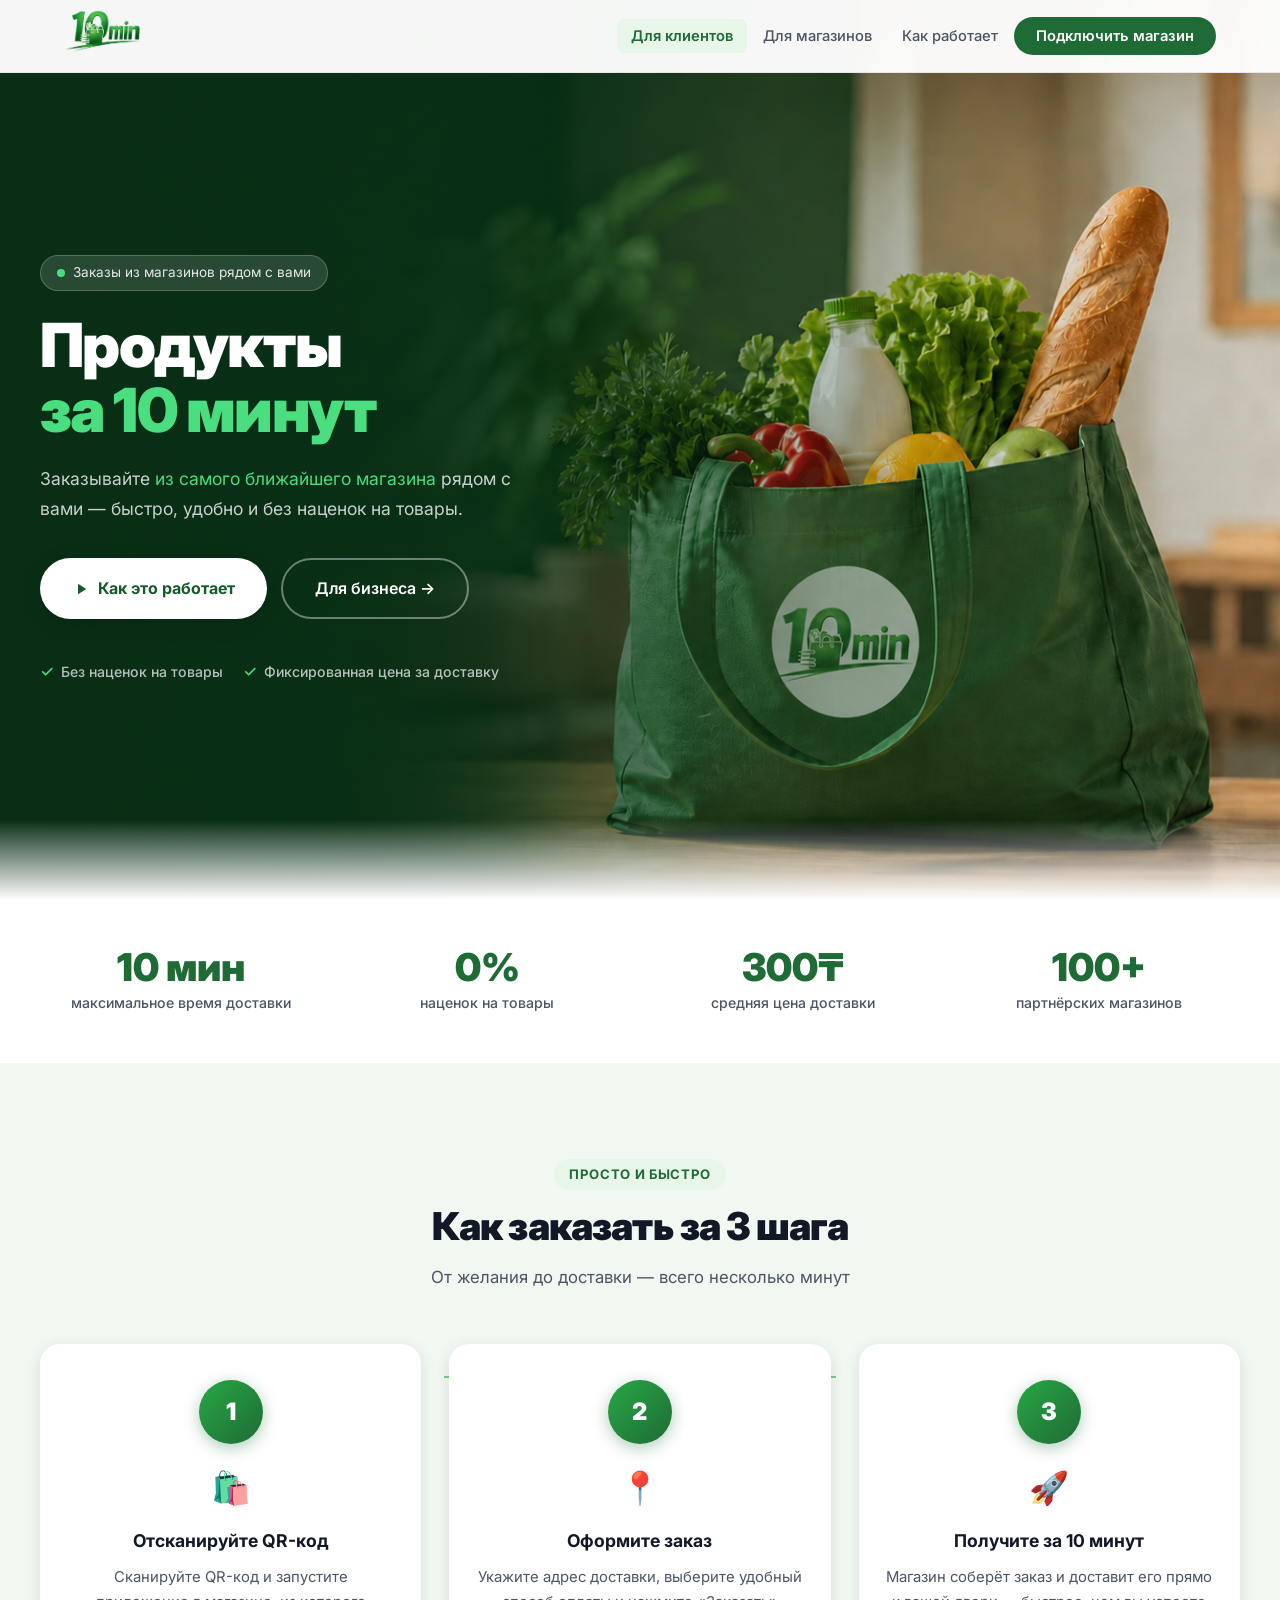
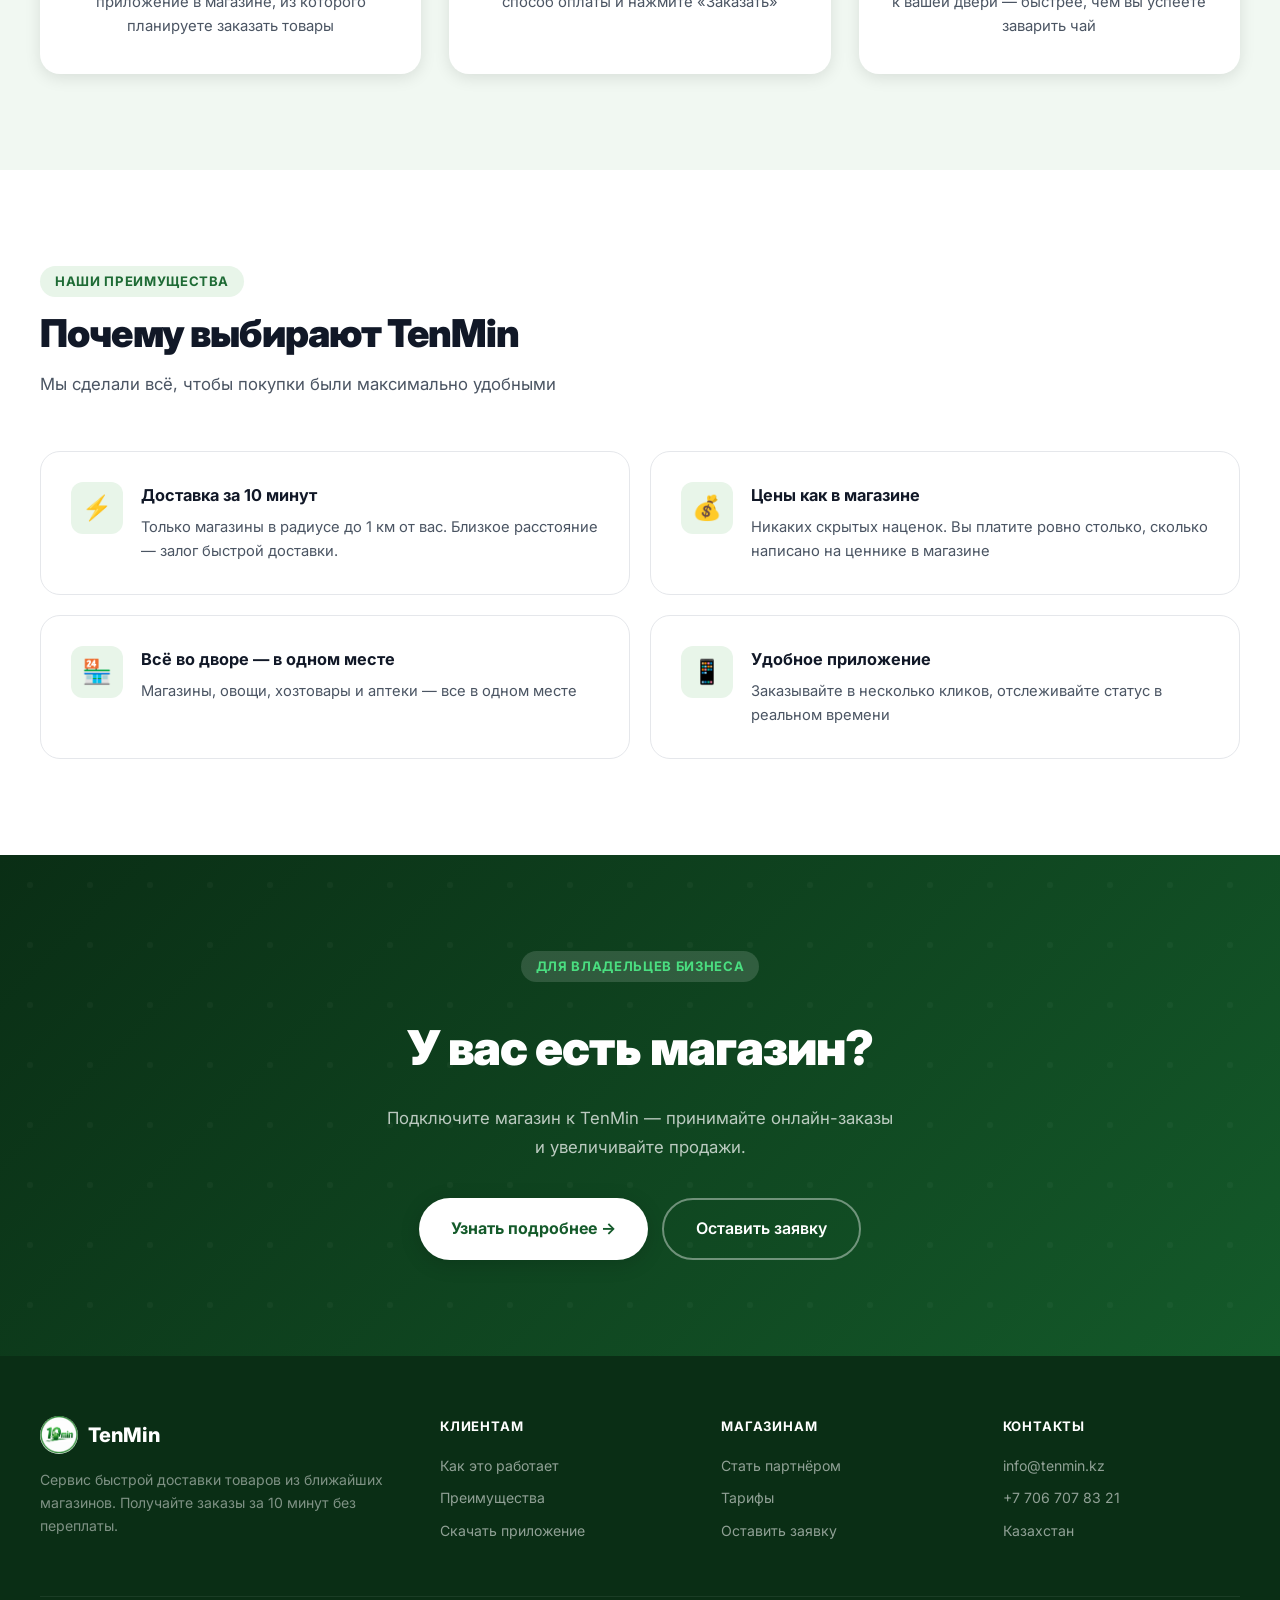
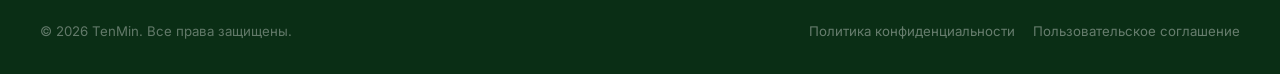
<file: index.html>
<!DOCTYPE html>
<html lang="ru">
<head>
  <meta charset="UTF-8">
  <meta name="viewport" content="width=device-width, initial-scale=1.0">
  <title>TenMin — Доставка продуктов за 10 минут | Казахстан</title>
  <meta name="description" content="TenMin — приложение для заказа товаров из ближайших магазинов с доставкой на дом. Заказывайте продукты онлайн и получайте за 10 минут. Без наценок.">
  <meta name="keywords" content="доставка продуктов 10 минут, быстрая доставка Казахстан, TenMin, экспресс доставка продуктов">
  <meta name="robots" content="index, follow">
  <meta property="og:title" content="TenMin — Доставка за 10 минут">
  <meta property="og:description" content="Заказывайте товары из ближайших магазинов и получайте за 10 минут без переплаты">
  <meta property="og:type" content="website">
  <meta property="og:image" content="logo.png">
  <meta name="twitter:card" content="summary_large_image">
  <link rel="icon" type="image/png" href="logo.png">
  <link rel="preconnect" href="https://fonts.googleapis.com">
  <link rel="preconnect" href="https://fonts.gstatic.com" crossorigin>
  <link href="https://fonts.googleapis.com/css2?family=Inter:wght@400;500;600;700;800;900&display=swap" rel="stylesheet">
  <link rel="stylesheet" href="styles.css">
  <script type="application/ld+json">
  {
    "@context": "https://schema.org",
    "@type": "DeliveryEvent",
    "name": "TenMin",
    "description": "Сервис экспресс-доставки товаров из ближайших магазинов за 10 минут",
    "provider": { "@type": "Organization", "name": "TenMin", "url": "https://tenmin.kz" },
    "areaServed": { "@type": "Country", "name": "Kazakhstan" }
  }
  </script>
</head>
<body>

<!-- NAV -->
<nav class="nav" id="nav">
  <div class="nav-inner">
    <a href="index.html" class="nav-logo" aria-label="TenMin — на главную">
      <img src="logo-5.png" alt="TenMin" width="100%">
      <!-- <span>TenMin</span> -->
    </a>
    <ul class="nav-links" role="navigation" aria-label="Основная навигация">
      <li><a href="index.html" class="nav-link active">Для клиентов</a></li>
      <li><a href="for-stores.html" class="nav-link">Для магазинов</a></li>
      <li><a href="#how-it-works" class="nav-link">Как работает</a></li>
      <li><a href="for-stores.html#contact" class="nav-link nav-cta">Подключить магазин</a></li>
    </ul>
    <button class="nav-burger" id="burger" aria-label="Открыть меню" aria-expanded="false">
      <span></span><span></span><span></span>
    </button>
  </div>
  <div class="nav-mobile" id="mobileMenu" role="navigation">
    <a href="index.html" class="nav-link active">Для клиентов</a>
    <a href="for-stores.html" class="nav-link">Для магазинов</a>
    <a href="#how-it-works" class="nav-link">Как работает</a>
    <a href="for-stores.html#contact" class="nav-link nav-cta" style="margin-top:8px;text-align:center">Подключить магазин</a>
  </div>
</nav>

<!-- HERO -->
<header class="hero" id="home">
  <div class="hero-inner">
    <div class="hero-content">
      <div class="hero-badge">
        <span class="hero-badge-dot"></span>
        Заказы из магазинов рядом с вами
      </div>
      <h1 class="hero-title">
        Продукты<br>
        <span>за 10 минут</span>
      </h1>
      <p class="hero-sub">
        Заказывайте <span style="color: #4ade80;">из самого ближайшего магазина</span> рядом с вами — быстро, удобно и без наценок на товары.
      </p>
      <div class="hero-actions">
        <a href="#how-it-works" class="btn-primary">
          <svg width="18" height="18" viewBox="0 0 24 24" fill="currentColor" aria-hidden="true"><path d="M8 5v14l11-7z"/></svg>
          Как это работает
        </a>
        <a href="for-stores.html" class="btn-secondary">Для бизнеса →</a>
      </div>
      <div class="hero-trust" role="list">
        <div class="hero-trust-item" role="listitem"><span class="check">✓</span><span>Без наценок на товары</span></div>
        <div class="hero-trust-item" role="listitem"><span class="check">✓</span><span>Фиксированная цена за доставку</span></div>
      </div>
    </div>
  </div>
</header>

<!-- STATS -->
<section class="stats-bar" aria-label="Ключевые показатели">
  <div class="stats-inner">
    <div class="stat-item">
      <div class="stat-num">10 мин</div>
      <div class="stat-lbl">максимальное время доставки</div>
    </div>
    <div class="stat-item">
      <div class="stat-num">0%</div>
      <div class="stat-lbl">наценок на товары</div>
    </div>
    <div class="stat-item">
      <div class="stat-num">300₸</div>
      <div class="stat-lbl">средняя цена доставки</div>
    </div>
    <div class="stat-item">
      <div class="stat-num">100+</div>
      <div class="stat-lbl">партнёрских магазинов</div>
    </div>
  </div>
</section>

<!-- HOW IT WORKS -->
<section class="section bg-pale" id="how-it-works" aria-labelledby="how-title">
  <div class="si">
    <div class="s-header center">
      <span class="s-tag">Просто и быстро</span>
      <h2 class="s-title" id="how-title">Как заказать за 3 шага</h2>
      <p class="s-sub">От желания до доставки — всего несколько минут</p>
    </div>
    <div class="steps-grid">
      <article class="step-card">
        <div class="step-num" aria-hidden="true">1</div>
        <div class="step-icon" aria-hidden="true">🛍️</div>
        <h3 class="step-title">Отсканируйте QR-код</h3>
        <p class="step-desc">Сканируйте QR-код и запустите приложение в магазине, из которого планируете заказать товары</p>
      </article>
      <article class="step-card">
        <div class="step-num" aria-hidden="true">2</div>
        <div class="step-icon" aria-hidden="true">📍</div>
        <h3 class="step-title">Оформите заказ</h3>
        <p class="step-desc">Укажите адрес доставки, выберите удобный способ оплаты и нажмите «Заказать»</p>
      </article>
      <article class="step-card">
        <div class="step-num" aria-hidden="true">3</div>
        <div class="step-icon" aria-hidden="true">🚀</div>
        <h3 class="step-title">Получите за 10 минут</h3>
        <p class="step-desc">Магазин соберёт заказ и доставит его прямо к вашей двери — быстрее, чем вы успеете заварить чай</p>
      </article>
    </div>
  </div>
</section>

<!-- BENEFITS -->
<section class="section" id="benefits" aria-labelledby="ben-title">
  <div class="si">
    <div class="s-header">
      <span class="s-tag">Наши преимущества</span>
      <h2 class="s-title" id="ben-title">Почему выбирают TenMin</h2>
      <p class="s-sub">Мы сделали всё, чтобы покупки были максимально удобными</p>
    </div>
    <div class="features-grid">
      <article class="feat-card">
        <div class="feat-icon" aria-hidden="true">⚡</div>
        <div class="feat-content">
          <h3>Доставка за 10 минут</h3>
          <p>Только магазины в радиусе до 1 км от вас. Близкое расстояние — залог быстрой доставки.</p>
        </div>
      </article>
      <article class="feat-card">
        <div class="feat-icon" aria-hidden="true">💰</div>
        <div class="feat-content">
          <h3>Цены как в магазине</h3>
          <p>Никаких скрытых наценок. Вы платите ровно столько, сколько написано на ценнике в магазине</p>
        </div>
      </article>
      <article class="feat-card">
        <div class="feat-icon" aria-hidden="true">🏪</div>
        <div class="feat-content">
          <h3>Всё во дворе — в одном месте</h3>
          <p>Магазины, овощи, хозтовары и аптеки — все в одном месте</p>
        </div>
      </article>
      <article class="feat-card">
        <div class="feat-icon" aria-hidden="true">📱</div>
        <div class="feat-content">
          <h3>Удобное приложение</h3>
          <p>Заказывайте в несколько кликов, отслеживайте статус в реальном времени</p>
        </div>
      </article>
    </div>
  </div>
</section>

<!-- CTA FOR BUSINESS -->
<section class="cta-dark" aria-label="Для владельцев магазинов">
  <div class="si">
    <span class="s-tag" style="background:rgba(255,255,255,.14);color:#4ade80">Для владельцев бизнеса</span>
    <h2 class="cta-title" style="margin-top:14px">У вас есть магазин?</h2>
    <p class="cta-sub">Подключите магазин к TenMin — принимайте онлайн-заказы и увеличивайте продажи.</p>
    <div style="display:flex;gap:14px;justify-content:center;flex-wrap:wrap">
      <a href="for-stores.html" class="btn-primary">Узнать подробнее →</a>
      <a href="for-stores.html#contact" class="btn-secondary">Оставить заявку</a>
    </div>
  </div>
</section>

<!-- FOOTER -->
<footer class="footer" role="contentinfo">
  <div class="footer-inner">
    <div class="footer-top">
      <div>
        <div class="f-brand">
          <img src="logo.png" alt="TenMin" width="38" height="38">
          <span>TenMin</span>
        </div>
        <p class="f-tagline">Сервис быстрой доставки товаров из ближайших магазинов. Получайте заказы за 10 минут без переплаты.</p>
      </div>
      <div class="f-col">
        <h4>Клиентам</h4>
        <ul class="f-links">
          <li><a href="#how-it-works">Как это работает</a></li>
          <li><a href="#benefits">Преимущества</a></li>
          <li><a href="#">Скачать приложение</a></li>
        </ul>
      </div>
      <div class="f-col">
        <h4>Магазинам</h4>
        <ul class="f-links">
          <li><a href="for-stores.html">Стать партнёром</a></li>
          <li><a href="for-stores.html#pricing">Тарифы</a></li>
          <li><a href="for-stores.html#contact">Оставить заявку</a></li>
        </ul>
      </div>
      <div class="f-col">
        <h4>Контакты</h4>
        <ul class="f-links">
          <li><a href="mailto:info@tenmin.kz">info@tenmin.kz</a></li>
          <li><a href="tel:+77067078321">+7 706 707 83 21</a></li>
          <li><a href="#">Казахстан</a></li>
        </ul>
      </div>
    </div>
    <hr class="footer-hr">
    <div class="footer-bot">
      <p class="footer-copy">© 2026 TenMin. Все права защищены.</p>
      <div class="footer-legal">
        <a href="#">Политика конфиденциальности</a>
        <a href="#">Пользовательское соглашение</a>
      </div>
    </div>
  </div>
</footer>

<script>
  // Sticky nav shadow
  const nav = document.getElementById('nav');
  window.addEventListener('scroll', () => {
    nav.style.boxShadow = scrollY > 20 ? '0 4px 20px rgba(0,0,0,.1)' : '';
  }, { passive: true });

  // Mobile burger
  const burger = document.getElementById('burger');
  const menu = document.getElementById('mobileMenu');
  burger.addEventListener('click', () => {
    const open = menu.classList.toggle('open');
    burger.setAttribute('aria-expanded', open);
  });

  // Close mobile menu on link click
  menu.querySelectorAll('a').forEach(a => {
    a.addEventListener('click', () => {
      menu.classList.remove('open');
      burger.setAttribute('aria-expanded', 'false');
    });
  });
</script>
</body>
</html>
</file>
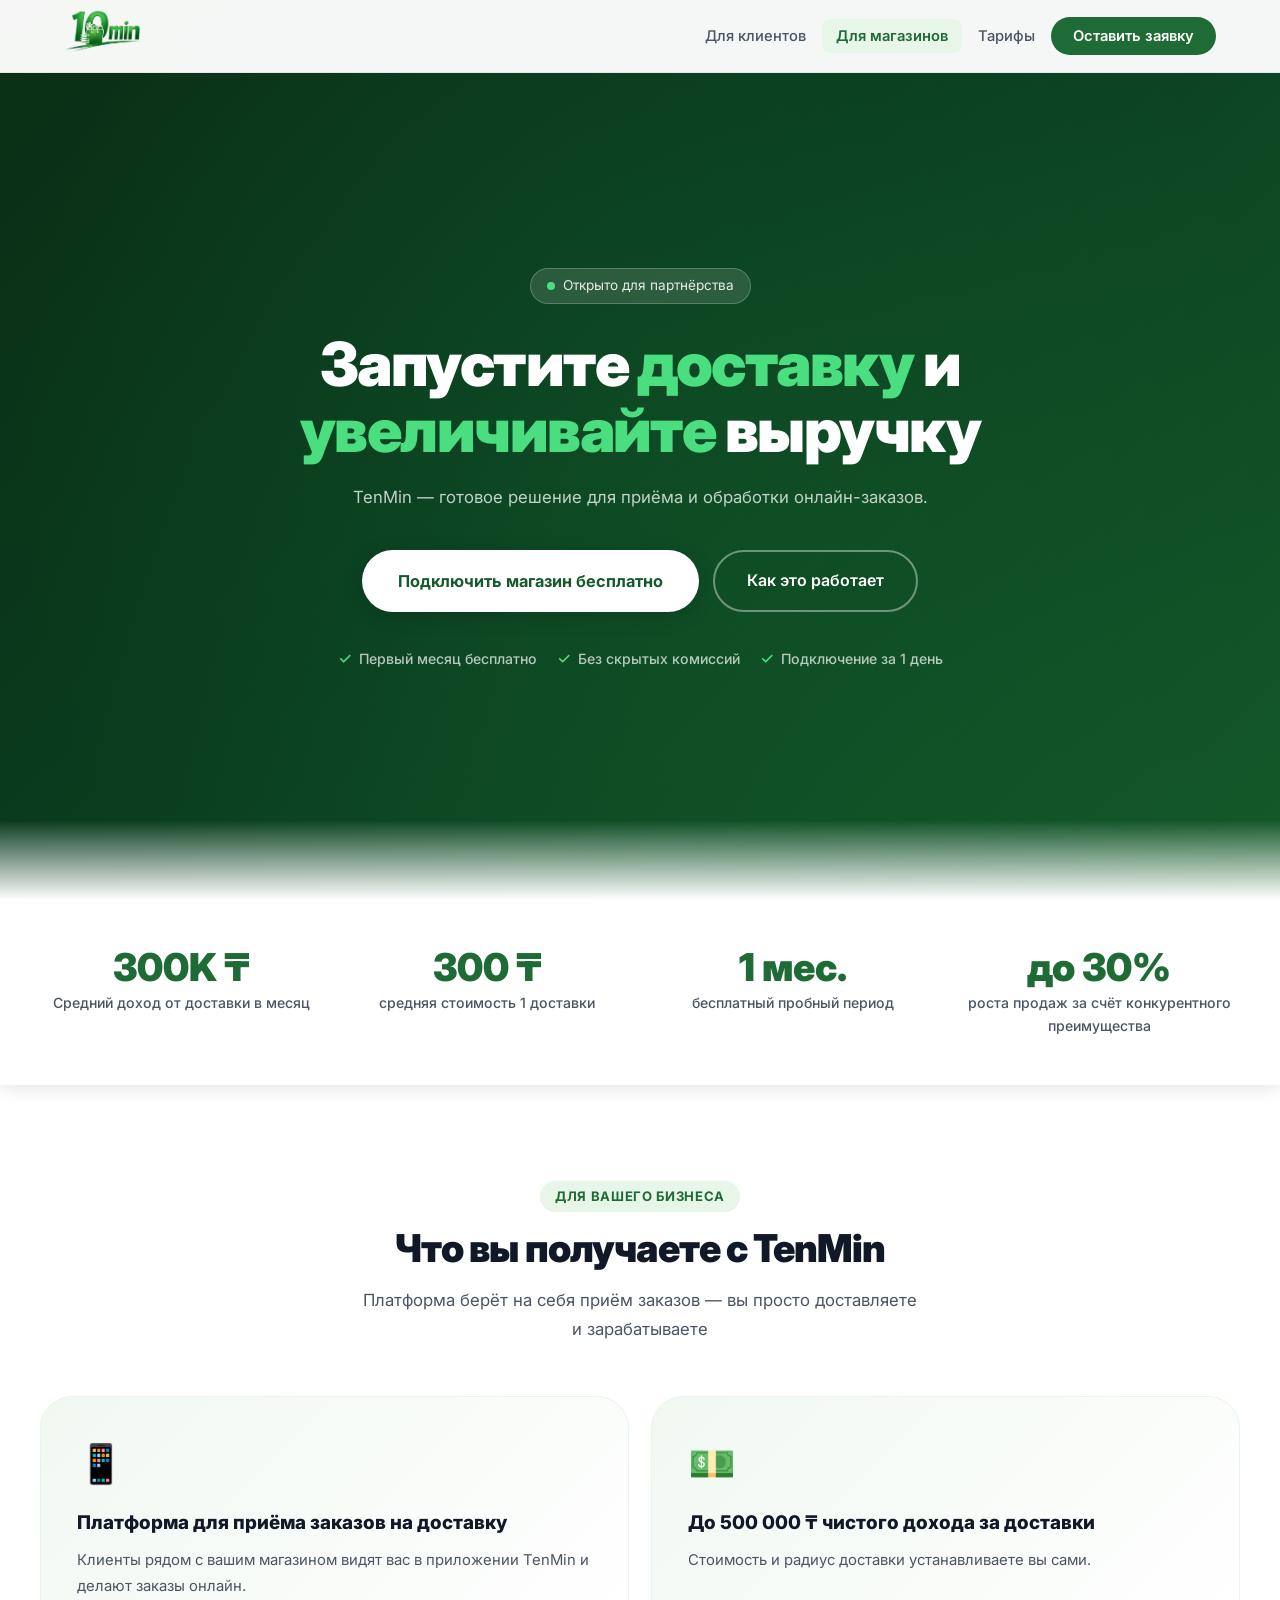
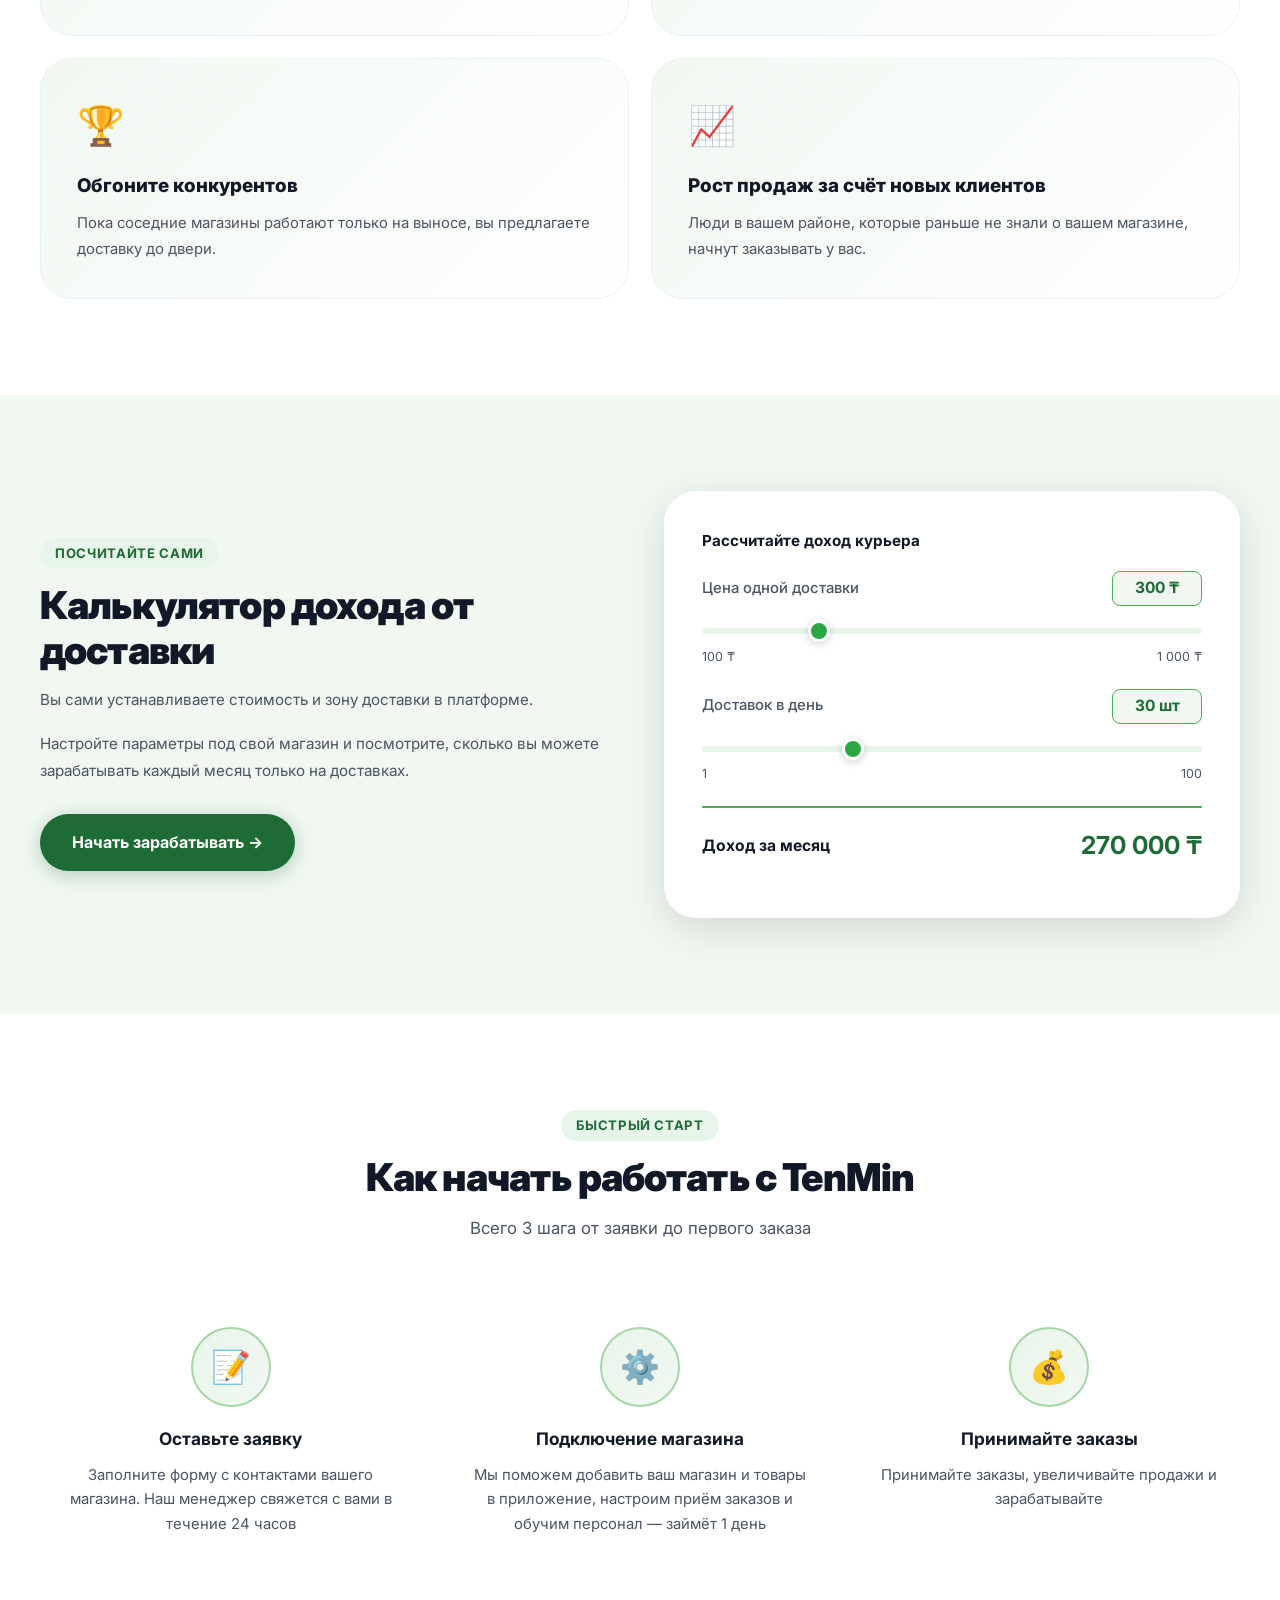
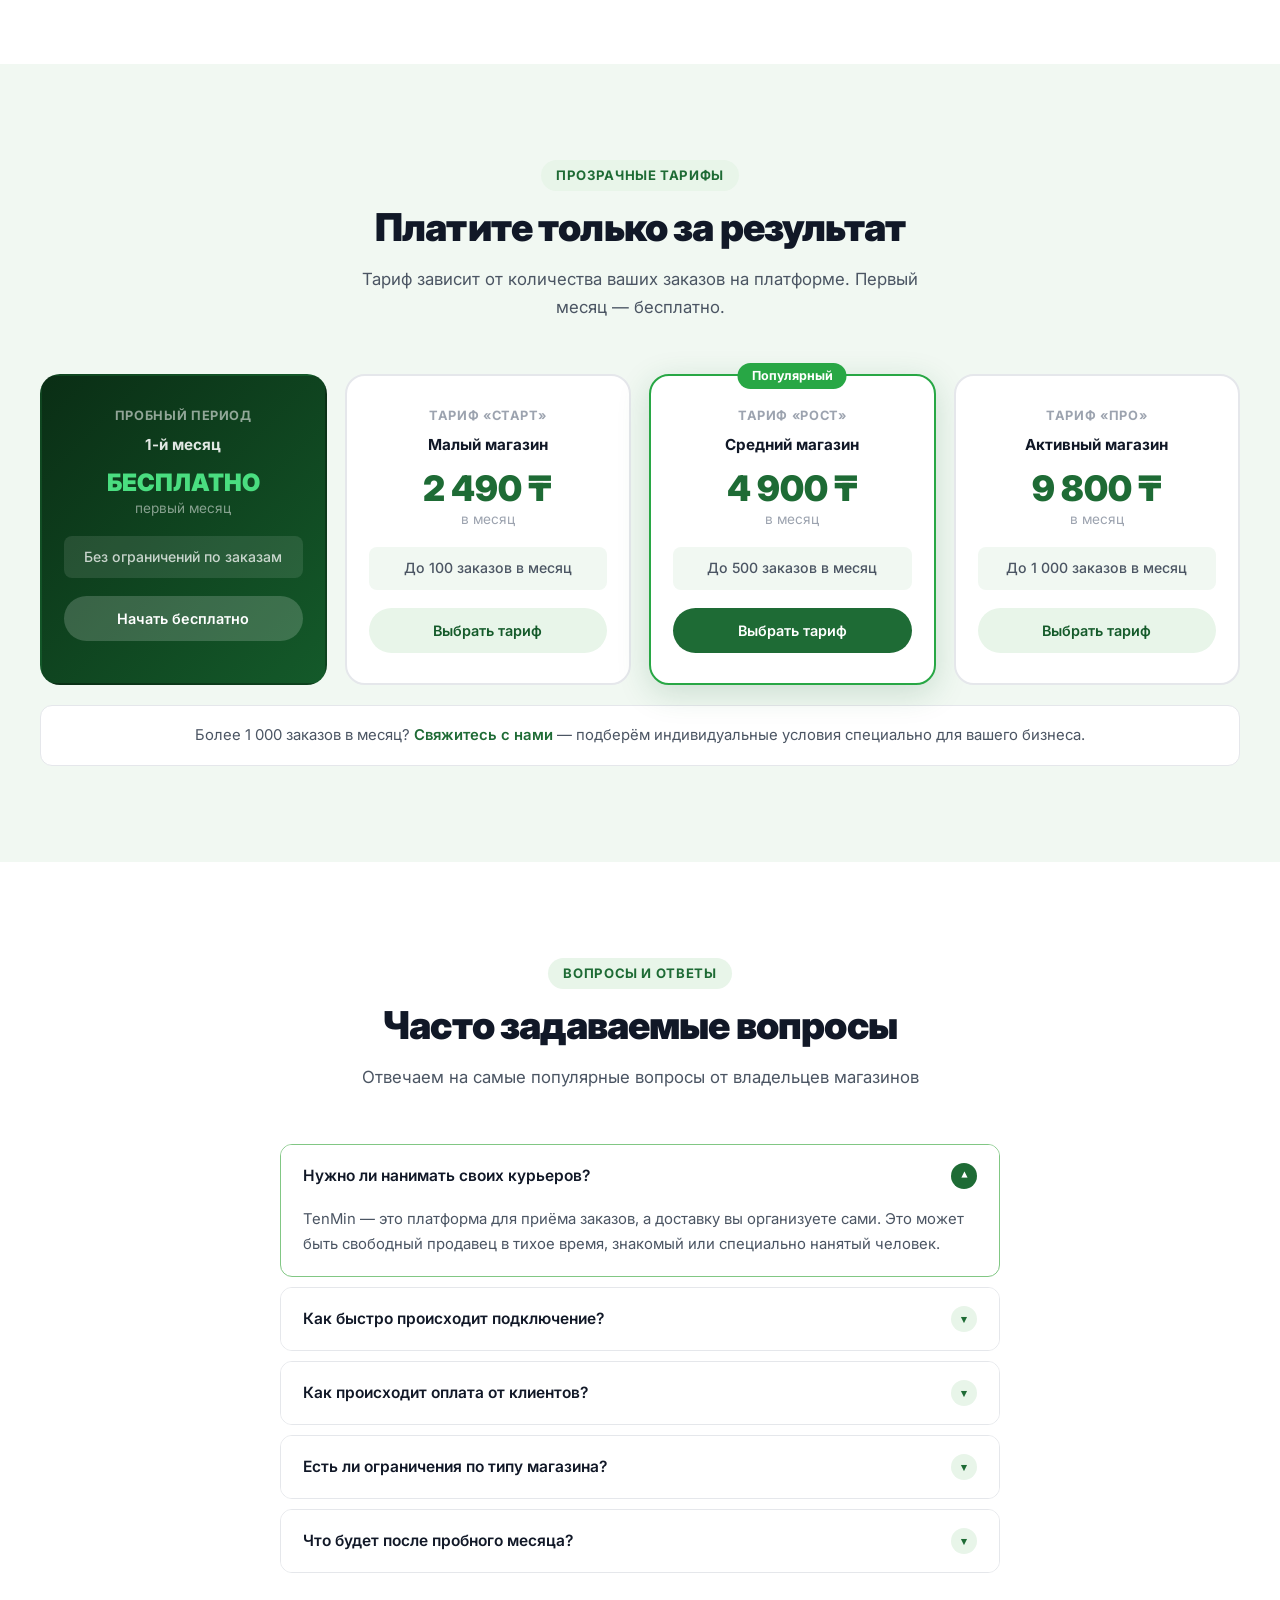
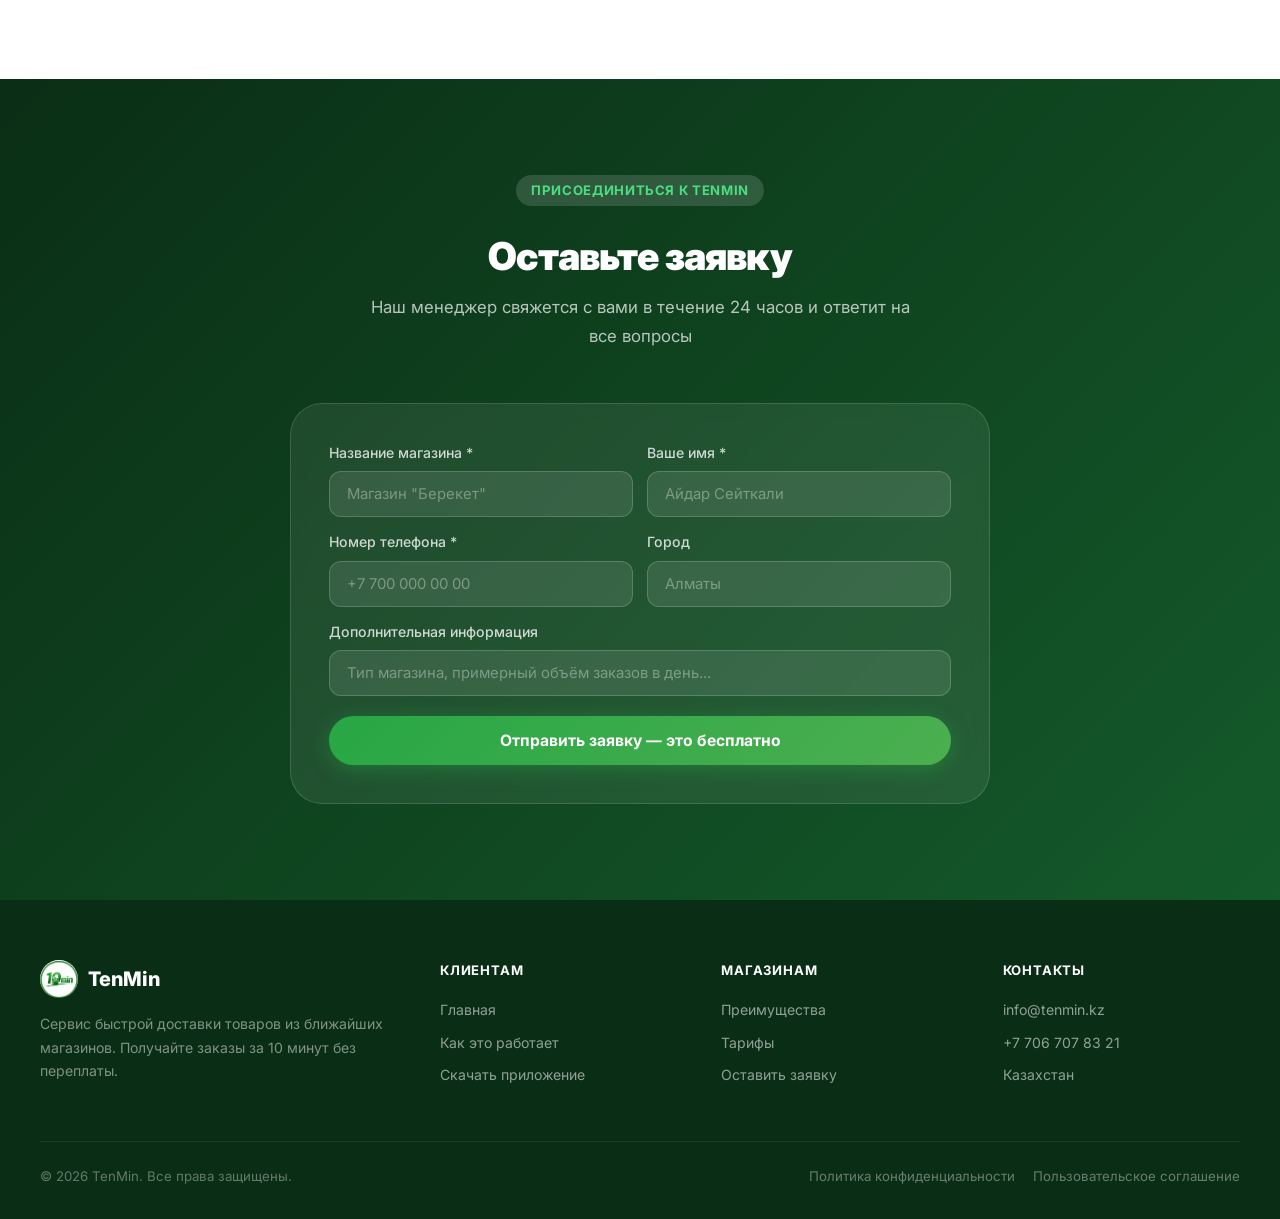
<file: for-stores.html>
<!DOCTYPE html>
<html lang="ru">
<head>
  <meta charset="UTF-8">
  <meta name="viewport" content="width=device-width, initial-scale=1.0">
  <title>Для магазинов — TenMin | Запустите доставку и увеличьте выручку</title>
  <meta name="description" content="Подключите магазин к TenMin — платформе приёма и обработки онлайн-заказов на доставку. Первый месяц бесплатно, подключение за 1 день, без скрытых комиссий.">
  <meta name="keywords" content="подключить магазин к доставке, TenMin для магазинов, онлайн-заказы доставка, платформа доставки Казахстан, увеличить выручку магазина">
  <meta name="robots" content="index, follow">
  <meta property="og:title" content="Для магазинов — TenMin | Доставка и онлайн-заказы">
  <meta property="og:description" content="Готовое решение для приёма заказов на доставку. Первый месяц бесплатно, подключение за 1 день.">
  <meta property="og:type" content="website">
  <meta property="og:image" content="logo.png">
  <meta name="twitter:card" content="summary_large_image">
  <link rel="icon" type="image/png" href="logo.png">
  <link rel="preconnect" href="https://fonts.googleapis.com">
  <link rel="preconnect" href="https://fonts.gstatic.com" crossorigin>
  <link href="https://fonts.googleapis.com/css2?family=Inter:wght@400;500;600;700;800;900&display=swap" rel="stylesheet">
  <link rel="stylesheet" href="styles.css">
  <script type="application/ld+json">
  {
    "@context": "https://schema.org",
    "@type": "Service",
    "name": "TenMin для магазинов",
    "description": "Платформа для приёма и обработки онлайн-заказов на доставку. Первый месяц бесплатно, подключение за 1 день.",
    "provider": { "@type": "Organization", "name": "TenMin" },
    "offers": [
      { "@type": "Offer", "name": "1-й месяц бесплатно", "price": "0", "priceCurrency": "KZT" },
      { "@type": "Offer", "name": "До 100 заказов", "price": "2490", "priceCurrency": "KZT" },
      { "@type": "Offer", "name": "До 500 заказов", "price": "4900", "priceCurrency": "KZT" },
      { "@type": "Offer", "name": "До 1000 заказов", "price": "9800", "priceCurrency": "KZT" }
    ]
  }
  </script>
</head>
<body>

<!-- NAV -->
<nav class="nav" id="nav">
  <div class="nav-inner">
    <a href="index.html" class="nav-logo" aria-label="TenMin — на главную">
      <img src="logo-5.png" alt="TenMin" width="100%">
      <!-- <span>TenMin</span> -->
    </a>
    <ul class="nav-links" role="navigation" aria-label="Основная навигация">
      <li><a href="index.html" class="nav-link">Для клиентов</a></li>
      <li><a href="for-stores.html" class="nav-link active">Для магазинов</a></li>
      <li><a href="#pricing" class="nav-link">Тарифы</a></li>
      <li><a href="#contact" class="nav-link nav-cta">Оставить заявку</a></li>
    </ul>
    <button class="nav-burger" id="burger" aria-label="Открыть меню" aria-expanded="false">
      <span></span><span></span><span></span>
    </button>
  </div>
  <div class="nav-mobile" id="mobileMenu" role="navigation">
    <a href="index.html" class="nav-link">Для клиентов</a>
    <a href="for-stores.html" class="nav-link active">Для магазинов</a>
    <a href="#pricing" class="nav-link">Тарифы</a>
    <a href="#contact" class="nav-link nav-cta" style="margin-top:8px;text-align:center">Оставить заявку</a>
  </div>
</nav>

<!-- HERO -->
<header class="hero-stores" id="home">
  <div class="si">
    <div class="hero-badge" style="display:inline-flex;margin:0 auto 28px">
      <span class="hero-badge-dot"></span>
      Открыто для партнёрства
    </div> 
    <h1 class="hero-title">
      Запустите<span> доставку</span> и <span>увеличивайте</span> выручку
    </h1>
    <p class="s-sub" style="color:rgba(255,255,255,.75);margin:0 auto 38px;max-width:620px">
      TenMin — готовое решение для приёма и обработки онлайн-заказов.
    </p>
    <div class="hero-stores-actions" style="display:flex;gap:14px;justify-content:center;flex-wrap:wrap">
      <a href="#contact" class="btn-primary" style="font-size:1.02rem;padding:17px 36px">
        Подключить магазин бесплатно
      </a>
      <a href="#how-it-works" class="btn-secondary">Как это работает</a>
    </div>
    <div class="hero-trust" style="justify-content:center;margin-top:34px" role="list">
      <div class="hero-trust-item" role="listitem"><span class="check">✓</span><span>Первый месяц бесплатно</span></div>
      <div class="hero-trust-item" role="listitem"><span class="check">✓</span><span>Без скрытых комиссий</span></div>
      <div class="hero-trust-item" role="listitem"><span class="check">✓</span><span>Подключение за 1 день</span></div>
    </div>
  </div>
</header>

<!-- STATS -->
<section class="stats-bar" aria-label="Результаты партнёров TenMin">
  <div class="stats-inner">
    <div class="stat-item">
      <div class="stat-num">300K ₸</div>
      <div class="stat-lbl">Средний доход от доставки в месяц</div>
    </div>
    <div class="stat-item">
      <div class="stat-num">300 ₸</div>
      <div class="stat-lbl">средняя стоимость 1 доставки</div>
    </div>
    <div class="stat-item">
      <div class="stat-num">1 мес.</div>
      <div class="stat-lbl">бесплатный пробный период</div>
    </div>
    <div class="stat-item">
      <div class="stat-num">до 30%</div>
      <div class="stat-lbl">роста продаж за счёт конкурентного преимущества</div>
    </div>
  </div>
</section>

<!-- STORE BENEFITS -->
<section class="section" id="benefits" aria-labelledby="sb-title">
  <div class="si">
    <div class="s-header center">
      <span class="s-tag">Для вашего бизнеса</span>
      <h2 class="s-title" id="sb-title">Что вы получаете с TenMin</h2>
      <p class="s-sub">Платформа берёт на себя приём заказов — вы просто доставляете и зарабатываете</p>
    </div>
    <div class="store-benefits-grid">
      <article class="sb-card">
        <span class="sb-icon" aria-hidden="true">📱</span>
        <h3>Платформа для приёма заказов на доставку</h3>
        <p>Клиенты рядом с вашим магазином видят вас в приложении TenMin и делают заказы онлайн.</p>
      </article>
      <article class="sb-card">
        <span class="sb-icon" aria-hidden="true">💵</span>
        <h3>До 500 000 ₸ чистого дохода за доставки</h3>
        <p>Стоимость и радиус доставки устанавливаете вы сами. </p>
      </article>
      <article class="sb-card">
        <span class="sb-icon" aria-hidden="true">🏆</span>
        <h3>Обгоните конкурентов</h3>
        <p>Пока соседние магазины работают только на выносе, вы предлагаете доставку до двери.</p>
      </article>
      <article class="sb-card">
        <span class="sb-icon" aria-hidden="true">📈</span>
        <h3>Рост продаж за счёт новых клиентов</h3>
        <p>Люди в вашем районе, которые раньше не знали о вашем магазине, начнут заказывать у вас. </p>
      </article>
    </div>
  </div>
</section>

<!-- EARNINGS CALCULATOR -->
<section class="section bg-pale" id="earnings" aria-labelledby="earn-title">
  <div class="si">
    <div class="earnings-grid">
      <div>
        <span class="s-tag">Посчитайте сами</span>
        <h2 class="s-title" id="earn-title">Калькулятор дохода от доставки</h2>
        <p style="color:var(--txt2);line-height:1.72;margin-bottom:18px;font-size:.95rem">
          Вы сами устанавливаете стоимость и зону доставки в платформе.
        </p>
        <p style="color:var(--txt2);line-height:1.72;margin-bottom:30px;font-size:.95rem">
          Настройте параметры под свой магазин и посмотрите, сколько вы можете зарабатывать каждый месяц только на доставках.
        </p>
        <a href="#contact" class="btn-green">Начать зарабатывать →</a>
      </div>
      <div class="earnings-box" role="region" aria-label="Калькулятор дохода от доставки">
        <h3>Рассчитайте доход курьера</h3>

        <div class="calc-field">
          <div class="calc-label-row">
            <label for="price-range">Цена одной доставки</label>
            <span class="calc-badge"><span id="price-display">300</span> ₸</span>
          </div>
          <input type="range" id="price-range" class="calc-slider" min="100" max="1000" step="50" value="300"
            oninput="updateCalc()">
          <div class="calc-hints"><span>100 ₸</span><span>1 000 ₸</span></div>
        </div>

        <div class="calc-field">
          <div class="calc-label-row">
            <label for="count-range">Доставок в день</label>
            <span class="calc-badge"><span id="count-display">30</span> шт</span>
          </div>
          <input type="range" id="count-range" class="calc-slider" min="1" max="100" step="1" value="30"
            oninput="updateCalc()">
          <div class="calc-hints"><span>1</span><span>100</span></div>
        </div>

        <div class="e-row e-total" style="margin-top:8px">
          <span class="e-lbl" style="font-weight:700">Доход за месяц</span>
          <span class="e-val" id="monthly-result" style="color:var(--g600);font-size:1.55rem">270 000 ₸</span>
        </div>
      </div>
    </div>
  </div>
</section>

<script>
  function updateCalc() {
    const price = parseInt(document.getElementById('price-range').value);
    const count = parseInt(document.getElementById('count-range').value);
    document.getElementById('price-display').textContent = price.toLocaleString('ru-RU');
    document.getElementById('count-display').textContent = count;
    const monthly = price * count * 30;
    document.getElementById('monthly-result').textContent = monthly.toLocaleString('ru-RU') + ' ₸';
  }
  updateCalc();
</script>

<!-- HOW PARTNERSHIP WORKS -->
<section class="section" id="how-it-works" aria-labelledby="how-stores-title">
  <div class="si">
    <div class="s-header center">
      <span class="s-tag">Быстрый старт</span>
      <h2 class="s-title" id="how-stores-title">Как начать работать с TenMin</h2>
      <p class="s-sub">Всего 3 шага от заявки до первого заказа</p>
    </div>
    <div class="store-steps">
      <article class="ss-card">
        <div class="ss-icon" aria-hidden="true">📝</div>
        <h3>Оставьте заявку</h3>
        <p>Заполните форму с контактами вашего магазина. Наш менеджер свяжется с вами в течение 24 часов</p>
      </article>
      <article class="ss-card">
        <div class="ss-icon" aria-hidden="true">⚙️</div>
        <h3>Подключение магазина</h3>
        <p>Мы поможем добавить ваш магазин и товары в приложение, настроим приём заказов и обучим персонал — займёт 1 день</p>
      </article>
      <article class="ss-card">
        <div class="ss-icon" aria-hidden="true">💰</div>
        <h3>Принимайте заказы</h3>
        <p>Принимайте заказы, увеличивайте продажи и зарабатывайте</p>
      </article>
    </div>
  </div>
</section>

<!-- PRICING -->
<section class="section" id="pricing" style="background:var(--g50)" aria-labelledby="pricing-title">
  <div class="si">
    <div class="s-header center">
      <span class="s-tag">Прозрачные тарифы</span>
      <h2 class="s-title" id="pricing-title">Платите только за результат</h2>
      <p class="s-sub">Тариф зависит от количества ваших заказов на платформе. Первый месяц — бесплатно.</p>
    </div>
    <div class="pricing-grid">

      <!-- FREE -->
      <div class="p-card free">
        <div class="p-lbl">Пробный период</div>
        <div class="p-tier">1-й месяц</div>
        <div class="p-price">
          <span class="p-amount">БЕСПЛАТНО</span>
          <span class="p-period">первый месяц</span>
        </div>
        <div class="p-orders">Без ограничений по заказам</div>
        <a href="#contact" class="p-btn">Начать бесплатно</a>
      </div>

      <!-- TIER 1 -->
      <div class="p-card">
        <div class="p-lbl">Тариф «Старт»</div>
        <div class="p-tier">Малый магазин</div>
        <div class="p-price">
          <span class="p-amount">2 490 ₸</span>
          <span class="p-period">в месяц</span>
        </div>
        <div class="p-orders">До 100 заказов в месяц</div>
        <a href="#contact" class="p-btn">Выбрать тариф</a>
      </div>

      <!-- TIER 2 (FEATURED) -->
      <div class="p-card featured">
        <div class="p-lbl">Тариф «Рост»</div>
        <div class="p-tier">Средний магазин</div>
        <div class="p-price">
          <span class="p-amount">4 900 ₸</span>
          <span class="p-period">в месяц</span>
        </div>
        <div class="p-orders">До 500 заказов в месяц</div>
        <a href="#contact" class="p-btn">Выбрать тариф</a>
      </div>

      <!-- TIER 3 -->
      <div class="p-card">
        <div class="p-lbl">Тариф «Про»</div>
        <div class="p-tier">Активный магазин</div>
        <div class="p-price">
          <span class="p-amount">9 800 ₸</span>
          <span class="p-period">в месяц</span>
        </div>
        <div class="p-orders">До 1 000 заказов в месяц</div>
        <a href="#contact" class="p-btn">Выбрать тариф</a>
      </div>

    </div>
    <div class="pricing-note">
      Более 1 000 заказов в месяц? <a href="#contact">Свяжитесь с нами</a> — подберём индивидуальные условия специально для вашего бизнеса.
    </div>
  </div>
</section>

<!-- FAQ -->
<section class="section" id="faq" aria-labelledby="faq-title">
  <div class="si">
    <div class="s-header center">
      <span class="s-tag">Вопросы и ответы</span>
      <h2 class="s-title" id="faq-title">Часто задаваемые вопросы</h2>
      <p class="s-sub">Отвечаем на самые популярные вопросы от владельцев магазинов</p>
    </div>
    <div class="faq-list" role="list">

      <div class="faq-item open" role="listitem">
        <button class="faq-q" aria-expanded="true" aria-controls="faq1">
          Нужно ли нанимать своих курьеров?
          <span class="faq-chevron" aria-hidden="true">▾</span>
        </button>
        <div class="faq-a" id="faq1">
          TenMin — это платформа для приёма заказов, а доставку вы организуете сами. Это может быть свободный продавец в тихое время, знакомый или специально нанятый человек.
        </div>
      </div>

      <div class="faq-item" role="listitem">
        <button class="faq-q" aria-expanded="false" aria-controls="faq2">
          Как быстро происходит подключение?
          <span class="faq-chevron" aria-hidden="true">▾</span>
        </button>
        <div class="faq-a" id="faq2">
          От заявки до первого заказа — 1–3 рабочих дня. Наша команда поможет загрузить ваш ассортимент, настроить профиль магазина в приложении и обучить сотрудников работе с платформой.
        </div>
      </div>

      <div class="faq-item" role="listitem">
        <button class="faq-q" aria-expanded="false" aria-controls="faq3">
          Как происходит оплата от клиентов?
          <span class="faq-chevron" aria-hidden="true">▾</span>
        </button>
        <div class="faq-a" id="faq3">
          Оплата товара и доставки производится при получении — переводом или картой. Для оплаты картой курьеру потребуется переносной POS-терминал.
        </div>
      </div>

      <div class="faq-item" role="listitem">
        <button class="faq-q" aria-expanded="false" aria-controls="faq4">
          Есть ли ограничения по типу магазина?
          <span class="faq-chevron" aria-hidden="true">▾</span>
        </button>
        <div class="faq-a" id="faq4">
          TenMin подходит для любых магазинов с физическими товарами: овощные и фруктовые лавки, мини-маркеты, бакалея, хозяйственные магазины и аптеки.
        </div>
      </div>

      <div class="faq-item" role="listitem">
        <button class="faq-q" aria-expanded="false" aria-controls="faq5">
          Что будет после пробного месяца?
          <span class="faq-chevron" aria-hidden="true">▾</span>
        </button>
        <div class="faq-a" id="faq5">
          После первого бесплатного месяца вы выбираете подходящий тариф в зависимости от объёма заказов. Никаких автоматических списаний — вы сами принимаете решение о продолжении работы.
        </div>
      </div>

    </div>
  </div>
</section>

<!-- CONTACT FORM -->
<section class="contact-sec" id="contact" aria-labelledby="contact-title">
  <div class="contact-wrap">
    <span class="s-tag" style="background:rgba(255,255,255,.14);color:#4ade80">Присоединиться к TenMin</span>
    <h2 class="s-title" style="color:#fff;margin-top:14px" id="contact-title">Оставьте заявку</h2>
    <p class="s-sub" style="color:rgba(255,255,255,.7);margin-left:auto;margin-right:auto">
      Наш менеджер свяжется с вами в течение 24 часов и ответит на все вопросы
    </p>
    <form class="contact-form" id="contactForm" novalidate aria-label="Форма заявки на подключение">
      <div class="f-row">
        <div class="f-grp">
          <label class="f-lbl" for="storeName">Название магазина *</label>
          <input class="f-inp" type="text" id="storeName" name="storeName" placeholder='Магазин "Берекет"' required autocomplete="organization">
        </div>
        <div class="f-grp">
          <label class="f-lbl" for="ownerName">Ваше имя *</label>
          <input class="f-inp" type="text" id="ownerName" name="ownerName" placeholder="Айдар Сейткали" required autocomplete="name">
        </div>
      </div>
      <div class="f-row">
        <div class="f-grp">
          <label class="f-lbl" for="phone">Номер телефона *</label>
          <input class="f-inp" type="tel" id="phone" name="phone" placeholder="+7 700 000 00 00" required autocomplete="tel">
        </div>
        <div class="f-grp">
          <label class="f-lbl" for="city">Город</label>
          <input class="f-inp" type="text" id="city" name="city" placeholder="Алматы" autocomplete="address-level2">
        </div>
      </div>
      <div class="f-grp">
        <label class="f-lbl" for="comment">Дополнительная информация</label>
        <input class="f-inp" type="text" id="comment" name="comment" placeholder="Тип магазина, примерный объём заказов в день...">
      </div>
      <button type="submit" class="f-btn" id="submitBtn">
        Отправить заявку — это бесплатно
      </button>
      <p id="formSuccess" style="display:none;text-align:center;margin-top:16px;color:#4ade80;font-weight:600;font-size:.95rem">
        ✓ Заявка отправлена! Свяжемся с вами в течение 24 часов.
      </p>
    </form>
  </div>
</section>

<!-- FOOTER -->
<footer class="footer" role="contentinfo">
  <div class="footer-inner">
    <div class="footer-top">
      <div>
        <div class="f-brand">
          <img src="logo.png" alt="TenMin" width="38" height="38">
          <span>TenMin</span>
        </div>
        <p class="f-tagline">Сервис быстрой доставки товаров из ближайших магазинов. Получайте заказы за 10 минут без переплаты.</p>
      </div>
      <div class="f-col">
        <h4>Клиентам</h4>
        <ul class="f-links">
          <li><a href="index.html">Главная</a></li>
          <li><a href="index.html#how-it-works">Как это работает</a></li>
          <li><a href="#">Скачать приложение</a></li>
        </ul>
      </div>
      <div class="f-col">
        <h4>Магазинам</h4>
        <ul class="f-links">
          <li><a href="#benefits">Преимущества</a></li>
          <li><a href="#pricing">Тарифы</a></li>
          <li><a href="#contact">Оставить заявку</a></li>
        </ul>
      </div>
      <div class="f-col">
        <h4>Контакты</h4>
        <ul class="f-links">
          <li><a href="mailto:info@tenmin.kz">info@tenmin.kz</a></li>
          <li><a href="tel:+77067078321">+7 706 707 83 21</a></li>
          <li><a href="#">Казахстан</a></li>
        </ul>
      </div>
    </div>
    <hr class="footer-hr">
    <div class="footer-bot">
      <p class="footer-copy">© 2026 TenMin. Все права защищены.</p>
      <div class="footer-legal">
        <a href="#">Политика конфиденциальности</a>
        <a href="#">Пользовательское соглашение</a>
      </div>
    </div>
  </div>
</footer>

<script>
  // FAQ accordion
  document.querySelectorAll('.faq-q').forEach(btn => {
    btn.addEventListener('click', function() {
      const item = this.closest('.faq-item');
      const isOpen = item.classList.contains('open');
      document.querySelectorAll('.faq-item').forEach(i => {
        i.classList.remove('open');
        i.querySelector('.faq-q').setAttribute('aria-expanded', 'false');
      });
      if (!isOpen) {
        item.classList.add('open');
        this.setAttribute('aria-expanded', 'true');
      }
    });
  });

  // Sticky nav
  const nav = document.getElementById('nav');
  window.addEventListener('scroll', () => {
    nav.style.boxShadow = scrollY > 20 ? '0 4px 20px rgba(0,0,0,.1)' : '';
  }, { passive: true });

  // Mobile burger
  const burger = document.getElementById('burger');
  const menu = document.getElementById('mobileMenu');
  burger.addEventListener('click', () => {
    const open = menu.classList.toggle('open');
    burger.setAttribute('aria-expanded', open);
  });
  menu.querySelectorAll('a').forEach(a => {
    a.addEventListener('click', () => {
      menu.classList.remove('open');
      burger.setAttribute('aria-expanded', 'false');
    });
  });

  // После деплоя воркера вставь сюда его URL:
  const WORKER_URL = 'https://tenmin-form.daurenotarbai-00.workers.dev';

  document.getElementById('contactForm').addEventListener('submit', async function(e) {
    e.preventDefault();
    const store   = document.getElementById('storeName').value.trim();
    const owner   = document.getElementById('ownerName').value.trim();
    const phone   = document.getElementById('phone').value.trim();
    const city    = document.getElementById('city').value.trim();
    const comment = document.getElementById('comment').value.trim();

    if (!store || !phone) {
      alert('Пожалуйста, заполните обязательные поля: название магазина и телефон.');
      return;
    }

    const btn = document.getElementById('submitBtn');
    btn.textContent = 'Отправляем...';
    btn.disabled = true;

    try {
      const res = await fetch(WORKER_URL, {
        method: 'POST',
        headers: { 'Content-Type': 'application/json' },
        body: JSON.stringify({ store, owner, phone, city, comment }),
      });
      const json = await res.json();
      if (!json.ok) throw new Error();
      btn.style.display = 'none';
      document.getElementById('formSuccess').style.display = 'block';
    } catch {
      btn.textContent = 'Отправить заявку — это бесплатно';
      btn.disabled = false;
      alert('Не удалось отправить заявку. Попробуйте ещё раз или напишите нам напрямую.');
    }
  });
</script>
</body>
</html>
</file>
<file: styles.css>
:root {
  --g900: #0a2e15;
  --g800: #0d3b1e;
  --g700: #145a2a;
  --g600: #1e6b35;
  --g500: #28a745;
  --g400: #4caf50;
  --g300: #81c784;
  --g200: #a5d6a7;
  --g100: #e8f5e9;
  --g50:  #f1f8f2;
  --txt:  #111827;
  --txt2: #4b5563;
  --txt3: #9ca3af;
  --white: #ffffff;
  --border: #e5e7eb;
  --sh-sm: 0 1px 3px rgba(0,0,0,.1);
  --sh-md: 0 4px 16px rgba(0,0,0,.1);
  --sh-lg: 0 10px 40px rgba(0,0,0,.13);
  --sh-xl: 0 20px 60px rgba(0,0,0,.16);
  --r-sm: 8px; --r-md: 12px; --r-lg: 20px; --r-xl: 32px;
  --t: .25s ease;
}

*,*::before,*::after{box-sizing:border-box;margin:0;padding:0}
html{scroll-behavior:smooth;font-size:16px}
body{font-family:'Inter',-apple-system,BlinkMacSystemFont,sans-serif;color:var(--txt);line-height:1.6;background:#fff;-webkit-font-smoothing:antialiased}
img{max-width:100%;height:auto}
a{text-decoration:none;color:inherit}
ul{list-style:none}

/* ── NAV ── */
.nav{position:fixed;top:0;left:0;right:0;z-index:200;background:rgba(255,255,255,.96);backdrop-filter:blur(12px);-webkit-backdrop-filter:blur(12px);border-bottom:1px solid var(--border);transition:box-shadow var(--t)}
.nav-inner{max-width:1200px;margin:0 auto;padding:0 24px;height:72px;display:flex;align-items:center;justify-content:space-between;gap:24px}
.nav-logo{display:flex;align-items:center;gap:10px;font-weight:800;font-size:1.35rem;color:var(--g600)}
.nav-logo img{width:80px;margin-bottom:10px;object-fit:cover}
.nav-links{display:flex;align-items:center;gap:2px}
.nav-link{padding:8px 14px;border-radius:var(--r-sm);font-weight:500;font-size:.92rem;color:var(--txt2);transition:var(--t)}
.nav-link:hover{color:var(--g600);background:var(--g50)}
.nav-link.active{color:var(--g600);background:var(--g100);font-weight:600}
.nav-cta{background:var(--g600);color:#fff !important;border-radius:50px;padding:10px 22px !important;font-weight:600}
.nav-cta:hover{background:var(--g700) !important;transform:translateY(-1px)}
.nav-burger{display:none;flex-direction:column;gap:5px;cursor:pointer;padding:6px;background:none;border:none}
.nav-burger span{display:block;width:24px;height:2px;background:var(--txt);border-radius:2px;transition:var(--t)}
.nav-mobile{display:none;position:fixed;top:72px;left:0;right:0;background:#fff;border-bottom:1px solid var(--border);padding:16px 24px 20px;box-shadow:0 8px 24px rgba(0,0,0,.1);z-index:190;flex-direction:column;gap:4px}
.nav-mobile.open{display:flex}
.nav-mobile .nav-link{padding:12px 14px;font-size:1rem}

/* ── BUTTONS ── */
.btn-primary{display:inline-flex;align-items:center;gap:8px;background:#fff;color:var(--g700);padding:16px 32px;border-radius:50px;font-weight:700;font-size:1rem;transition:var(--t);box-shadow:0 4px 20px rgba(0,0,0,.15)}
.btn-primary:hover{transform:translateY(-2px);box-shadow:0 8px 32px rgba(0,0,0,.2)}
.btn-secondary{display:inline-flex;align-items:center;gap:8px;background:transparent;color:#fff;padding:16px 32px;border-radius:50px;font-weight:600;font-size:1rem;border:2px solid rgba(255,255,255,.4);transition:var(--t)}
.btn-secondary:hover{background:rgba(255,255,255,.12);border-color:rgba(255,255,255,.7)}
.btn-green{display:inline-flex;align-items:center;gap:8px;background:var(--g600);color:#fff;padding:16px 32px;border-radius:50px;font-weight:700;font-size:1rem;transition:var(--t);box-shadow:0 4px 20px rgba(30,107,53,.3)}
.btn-green:hover{background:var(--g700);transform:translateY(-2px);box-shadow:0 8px 32px rgba(30,107,53,.4)}

/* ── HERO (CLIENT) ── */
.hero{min-height:100vh;background:url('background.png') center right/cover no-repeat;display:flex;align-items:center;padding:100px 24px 60px;position:relative;overflow:hidden}
.hero::before{content:'';position:absolute;inset:0;background:linear-gradient(to right,rgba(10,46,21,.92) 0%,rgba(10,46,21,.78) 38%,rgba(10,46,21,.3) 65%,transparent 100%);pointer-events:none;z-index:0}
.hero::after{content:'';position:absolute;bottom:0;left:0;right:0;height:80px;background:linear-gradient(to top,#fff,transparent);z-index:1}
.hero-inner{max-width:1200px;margin:0 auto;width:100%;display:grid;grid-template-columns:minmax(0,620px);gap:0;align-items:center;position:relative;z-index:1}
.hero-badge{display:inline-flex;align-items:center;gap:8px;background:rgba(255,255,255,.13);border:1px solid rgba(255,255,255,.22);border-radius:50px;padding:6px 16px;font-size:.85rem;color:rgba(255,255,255,.88);margin-bottom:22px;backdrop-filter:blur(6px)}
.hero-badge-dot{width:8px;height:8px;background:#4ade80;border-radius:50%;animation:pulse 2s ease-in-out infinite;flex-shrink:0}
@keyframes pulse{0%,100%{opacity:1;transform:scale(1)}50%{opacity:.6;transform:scale(1.3)}}
.hero-title{font-size:clamp(2.4rem,5vw,3.8rem);font-weight:900;color:#fff;line-height:1.08;margin-bottom:20px;letter-spacing:-.025em}
.hero-title span{color:#4ade80}
.hero-sub{font-size:1.1rem;color:rgba(255,255,255,.78);max-width:480px;margin-bottom:34px;line-height:1.7}
.hero-actions{display:flex;gap:14px;flex-wrap:wrap;margin-bottom:40px}
.hero-trust{display:flex;align-items:center;gap:20px;flex-wrap:wrap}
.hero-trust-item{display:flex;align-items:center;gap:7px;color:rgba(255,255,255,.7);font-size:.88rem;font-weight:500}
.hero-trust-item .check{color:#4ade80;font-size:1rem}
@keyframes float{0%,100%{transform:translateY(0)}50%{transform:translateY(-14px)}}

/* ── STATS BAR ── */
.stats-bar{background:#fff;padding:48px 24px;box-shadow:var(--sh-md)}
.stats-inner{max-width:1200px;margin:0 auto;display:grid;grid-template-columns:repeat(4,1fr);gap:24px;text-align:center}
.stat-num{font-size:2.4rem;font-weight:900;color:var(--g600);line-height:1;margin-bottom:6px}
.stat-lbl{font-size:.88rem;color:var(--txt2);font-weight:500}

/* ── SECTION BASE ── */

.section{padding:96px 24px}
.si{max-width:1200px;margin:0 auto}
.s-tag{display:inline-block;background:var(--g100);color:var(--g600);padding:5px 15px;border-radius:50px;font-size:.82rem;font-weight:700;margin-bottom:14px;text-transform:uppercase;letter-spacing:.05em}
.s-title{font-size:clamp(1.75rem,3vw,2.75rem);font-weight:900;color:var(--txt);line-height:1.18;margin-bottom:14px;letter-spacing:-.022em}
.s-sub{font-size:1.05rem;color:var(--txt2);max-width:560px;line-height:1.72;margin-bottom:52px}
.s-header{margin-bottom:52px}
.s-header.center{text-align:center}
.s-header.center .s-sub{margin-left:auto;margin-right:auto}

/* ── HOW IT WORKS ── */
.bg-pale{background:var(--g50)}
.steps-grid{display:grid;grid-template-columns:repeat(3,1fr);gap:28px;position:relative}
.steps-grid::before{content:'';position:absolute;top:32px;left:calc(33.33% + 4px);right:calc(33.33% + 4px);height:2px;background:linear-gradient(to right,var(--g300),var(--g500),var(--g300));z-index:0}
.step-card{background:#fff;border-radius:var(--r-lg);padding:36px 26px;text-align:center;box-shadow:var(--sh-md);position:relative;z-index:1;transition:var(--t)}
.step-card:hover{transform:translateY(-4px);box-shadow:var(--sh-lg)}
.step-num{width:64px;height:64px;background:linear-gradient(135deg,var(--g500),var(--g600));border-radius:50%;display:flex;align-items:center;justify-content:center;margin:0 auto 18px;font-size:1.5rem;font-weight:900;color:#fff;box-shadow:0 4px 16px rgba(30,107,53,.35)}
.step-icon{font-size:2rem;margin-bottom:14px}
.step-title{font-size:1.1rem;font-weight:700;color:var(--txt);margin-bottom:10px}
.step-desc{color:var(--txt2);font-size:.93rem;line-height:1.62}

/* ── FEATURES GRID ── */
.features-grid{display:grid;grid-template-columns:repeat(2,1fr);gap:20px}
.feat-card{background:#fff;border:1px solid var(--border);border-radius:var(--r-lg);padding:30px;display:flex;gap:18px;align-items:flex-start;transition:var(--t)}
.feat-card:hover{border-color:var(--g300);box-shadow:var(--sh-md);transform:translateY(-2px)}
.feat-icon{width:52px;height:52px;background:var(--g100);border-radius:var(--r-md);display:flex;align-items:center;justify-content:center;font-size:1.5rem;flex-shrink:0}
.feat-content h3{font-size:1.02rem;font-weight:700;color:var(--txt);margin-bottom:8px}
.feat-content p{color:var(--txt2);font-size:.92rem;line-height:1.62}

/* ── CTA DARK ── */
.cta-dark{background:linear-gradient(135deg,var(--g900) 0%,var(--g700) 100%);padding:96px 24px;text-align:center;position:relative;overflow:hidden}
.cta-dark::before{content:'';position:absolute;inset:0;background:url("data:image/svg+xml,%3Csvg width='60' height='60' viewBox='0 0 60 60' xmlns='http://www.w3.org/2000/svg'%3E%3Ccircle cx='30' cy='30' r='3' fill='%23ffffff' fill-opacity='.03'/%3E%3C/svg%3E")}
.cta-dark .si{position:relative}
.cta-title{font-size:clamp(2rem,4vw,3rem);font-weight:900;color:#fff;margin-bottom:18px;letter-spacing:-.02em}
.cta-sub{font-size:1.05rem;color:rgba(255,255,255,.72);max-width:520px;margin:0 auto 36px;line-height:1.72}

/* ── HERO STORES ── */
.hero-stores{min-height:100vh;background:linear-gradient(135deg,var(--g900) 0%,#0a3d1f 45%,var(--g700) 100%);display:flex;align-items:center;padding:100px 24px 60px;position:relative;overflow:hidden;text-align:center}
.hero-stores::before{content:'';position:absolute;top:-30%;left:50%;transform:translateX(-50%);width:100%;height:160%;background:radial-gradient(ellipse at center,rgba(40,167,69,.11) 0%,transparent 70%);pointer-events:none}
.hero-stores::after{content:'';position:absolute;bottom:0;left:0;right:0;height:80px;background:linear-gradient(to top,#fff,transparent)}
.hero-stores .si{position:relative;z-index:1;max-width:860px}
.big-num{font-size:clamp(3.5rem,8vw,6rem);font-weight:900;color:#4ade80;line-height:1;display:block;margin-bottom:8px;letter-spacing:-.03em}

/* ── STORE BENEFITS ── */
.store-benefits-grid{display:grid;grid-template-columns:repeat(2,1fr);gap:22px}
.sb-card{background:linear-gradient(135deg,var(--g50),#fff);border:1px solid var(--g100);border-radius:var(--r-xl);padding:36px;transition:var(--t)}
.sb-card:hover{box-shadow:var(--sh-lg);transform:translateY(-4px);border-color:var(--g300)}
.sb-icon{font-size:2.4rem;margin-bottom:14px;display:block}
.sb-card h3{font-size:1.18rem;font-weight:800;color:var(--txt);margin-bottom:10px}
.sb-card p{color:var(--txt2);line-height:1.72;font-size:.93rem}

/* ── EARNINGS ── */
.earnings-grid{display:grid;grid-template-columns:1fr 1fr;gap:48px;align-items:center}
.earnings-box{background:#fff;border-radius:var(--r-xl);padding:38px;box-shadow:var(--sh-lg)}
.earnings-box h3{font-size:.95rem;font-weight:700;color:var(--txt);margin-bottom:18px}
.e-row{display:flex;justify-content:space-between;align-items:center;padding:14px 0;border-bottom:1px solid var(--border)}
.e-row:last-child{border-bottom:none;padding-top:18px;margin-top:6px;border-top:2px solid var(--g400)}
.e-lbl{font-size:.93rem;color:var(--txt2)}
.e-val{font-size:1.05rem;font-weight:700;color:var(--txt)}
.e-total .e-lbl{font-size:.98rem;font-weight:700;color:var(--txt)}
.e-total .e-val{font-size:1.55rem;color:var(--g600)}

/* ── CALC SLIDER ── */
.calc-field{margin-bottom:22px}
.calc-label-row{display:flex;justify-content:space-between;align-items:center;margin-bottom:10px}
.calc-label-row label{font-size:.93rem;color:var(--txt2);font-weight:500}
.calc-badge{background:var(--g50);border:1.5px solid var(--g400);border-radius:8px;padding:4px 12px;font-size:.97rem;font-weight:700;color:var(--g600);min-width:90px;text-align:center}
.calc-slider{-webkit-appearance:none;appearance:none;width:100%;height:6px;border-radius:4px;background:var(--g100);outline:none;cursor:pointer}
.calc-slider::-webkit-slider-thumb{-webkit-appearance:none;appearance:none;width:22px;height:22px;border-radius:50%;background:var(--g500);border:3px solid #fff;box-shadow:0 2px 8px rgba(0,0,0,.18);cursor:pointer;transition:background .15s}
.calc-slider::-moz-range-thumb{width:22px;height:22px;border-radius:50%;background:var(--g500);border:3px solid #fff;box-shadow:0 2px 8px rgba(0,0,0,.18);cursor:pointer}
.calc-slider:hover::-webkit-slider-thumb{background:var(--g600)}
.calc-hints{display:flex;justify-content:space-between;font-size:.78rem;color:var(--txt2);margin-top:5px}

/* ── STORE STEPS ── */
.store-steps{display:grid;grid-template-columns:repeat(3,1fr);gap:28px}
.ss-card{text-align:center;padding:32px 20px}
.ss-icon{width:80px;height:80px;background:linear-gradient(135deg,var(--g100),var(--g50));border:2px solid var(--g200);border-radius:50%;display:flex;align-items:center;justify-content:center;margin:0 auto 18px;font-size:2rem}
.ss-card h3{font-size:1.08rem;font-weight:700;margin-bottom:10px;color:var(--txt)}
.ss-card p{color:var(--txt2);font-size:.93rem;line-height:1.65}

/* ── PRICING ── */
.pricing-grid{display:grid;grid-template-columns:repeat(4,1fr);gap:18px}
.p-card{background:#fff;border:2px solid var(--border);border-radius:var(--r-lg);padding:30px 22px;text-align:center;position:relative;transition:var(--t)}
.p-card:hover{border-color:var(--g400);box-shadow:var(--sh-lg);transform:translateY(-4px)}
.p-card.featured{border-color:var(--g500);box-shadow:0 8px 32px rgba(30,107,53,.18)}
.p-card.featured::before{content:'Популярный';position:absolute;top:-13px;left:50%;transform:translateX(-50%);background:var(--g500);color:#fff;padding:3px 14px;border-radius:50px;font-size:.78rem;font-weight:700;white-space:nowrap}
.p-card.free{background:linear-gradient(135deg,var(--g900),var(--g700));border-color:transparent}
.p-lbl{font-size:.8rem;font-weight:700;text-transform:uppercase;letter-spacing:.05em;color:var(--txt3);margin-bottom:6px}
.p-card.free .p-lbl{color:rgba(255,255,255,.55)}
.p-tier{font-size:.95rem;font-weight:700;color:var(--txt);margin-bottom:14px}
.p-card.free .p-tier{color:rgba(255,255,255,.88)}
.p-price{margin-bottom:16px}
.p-amount{font-size:2.2rem;font-weight:900;color:var(--g600);line-height:1;display:block}
.p-card.free .p-amount{color:#4ade80;font-size:1.5rem}
.p-period{font-size:.85rem;color:var(--txt3);display:block;margin-top:3px}
.p-card.free .p-period{color:rgba(255,255,255,.5)}
.p-orders{font-size:.88rem;color:var(--txt2);padding:10px 14px;background:var(--g50);border-radius:var(--r-sm);margin-bottom:18px;font-weight:500}
.p-card.free .p-orders{background:rgba(255,255,255,.1);color:rgba(255,255,255,.75)}
.p-btn{display:block;width:100%;padding:11px;background:var(--g100);color:var(--g700);border-radius:50px;font-weight:600;font-size:.9rem;transition:var(--t);text-align:center}
.p-btn:hover{background:var(--g600);color:#fff}
.p-card.free .p-btn{background:rgba(255,255,255,.18);color:#fff}
.p-card.free .p-btn:hover{background:rgba(255,255,255,.3)}
.p-card.featured .p-btn{background:var(--g600);color:#fff}
.p-card.featured .p-btn:hover{background:var(--g700)}
.pricing-note{text-align:center;margin-top:20px;padding:18px 24px;background:#fff;border-radius:var(--r-md);border:1px solid var(--border);font-size:.93rem;color:var(--txt2)}
.pricing-note a{color:var(--g600);font-weight:600}

/* ── FAQ ── */
.faq-list{max-width:720px;margin:0 auto}
.faq-item{border:1px solid var(--border);border-radius:var(--r-md);margin-bottom:10px;overflow:hidden;transition:var(--t)}
.faq-item:hover,.faq-item.open{border-color:var(--g300)}
.faq-q{width:100%;padding:18px 22px;background:#fff;border:none;text-align:left;cursor:pointer;display:flex;justify-content:space-between;align-items:center;gap:14px;font-size:.97rem;font-weight:600;color:var(--txt);font-family:inherit;transition:color var(--t)}
.faq-q:hover{color:var(--g600)}
.faq-chevron{width:26px;height:26px;background:var(--g100);border-radius:50%;display:flex;align-items:center;justify-content:center;flex-shrink:0;transition:var(--t);font-size:.7rem;color:var(--g600)}
.faq-item.open .faq-chevron{transform:rotate(180deg);background:var(--g600);color:#fff}
.faq-a{display:none;padding:0 22px 18px;color:var(--txt2);font-size:.93rem;line-height:1.72}
.faq-item.open .faq-a{display:block}

/* ── CONTACT FORM ── */
.contact-sec{background:linear-gradient(135deg,var(--g900) 0%,var(--g700) 100%);padding:96px 24px}
.contact-wrap{max-width:700px;margin:0 auto;text-align:center}
.contact-form{background:rgba(255,255,255,.08);border:1px solid rgba(255,255,255,.14);border-radius:var(--r-xl);padding:38px;backdrop-filter:blur(8px);text-align:left;margin-top:36px}
.f-row{display:grid;grid-template-columns:1fr 1fr;gap:14px}
.f-grp{margin-bottom:14px}
.f-lbl{display:block;font-size:.88rem;font-weight:500;color:rgba(255,255,255,.78);margin-bottom:7px}
.f-inp{width:100%;padding:13px 17px;background:rgba(255,255,255,.1);border:1px solid rgba(255,255,255,.18);border-radius:var(--r-md);font-size:.93rem;color:#fff;font-family:inherit;transition:var(--t);outline:none}
.f-inp::placeholder{color:rgba(255,255,255,.35)}
.f-inp:focus{border-color:rgba(74,222,128,.55);background:rgba(255,255,255,.15)}
.f-btn{width:100%;padding:15px;background:linear-gradient(135deg,var(--g500),var(--g400));border:none;border-radius:50px;font-size:.98rem;font-weight:700;color:#fff;cursor:pointer;font-family:inherit;transition:var(--t);margin-top:6px;box-shadow:0 4px 20px rgba(40,167,69,.4)}
.f-btn:hover{transform:translateY(-2px);box-shadow:0 8px 28px rgba(40,167,69,.5)}
.f-btn:disabled{opacity:.65;cursor:not-allowed;transform:none}

/* ── FOOTER ── */
.footer{background:var(--g900);color:rgba(255,255,255,.65);padding:60px 24px 32px}
.footer-inner{max-width:1200px;margin:0 auto}
.footer-top{display:grid;grid-template-columns:1.5fr 1fr 1fr 1fr;gap:44px;margin-bottom:44px}
.f-brand{display:flex;align-items:center;gap:10px;font-weight:800;font-size:1.25rem;color:#fff;margin-bottom:14px}
.f-brand img{width:38px;height:38px;border-radius:50%;object-fit:cover}
.f-tagline{font-size:.88rem;line-height:1.65;color:rgba(255,255,255,.48)}
.f-col h4{font-size:.82rem;font-weight:700;color:#fff;text-transform:uppercase;letter-spacing:.06em;margin-bottom:18px}
.f-links a{display:block;font-size:.88rem;color:rgba(255,255,255,.55);margin-bottom:10px;transition:color var(--t)}
.f-links a:hover{color:#fff}
.footer-hr{border:none;border-top:1px solid rgba(255,255,255,.07);margin-bottom:24px}
.footer-bot{display:flex;justify-content:space-between;align-items:center;gap:14px;flex-wrap:wrap;font-size:.83rem}
.footer-copy{color:rgba(255,255,255,.36)}
.footer-legal{display:flex;gap:18px}
.footer-legal a{color:rgba(255,255,255,.38);transition:color var(--t)}
.footer-legal a:hover{color:rgba(255,255,255,.75)}

/* ── RESPONSIVE ── */
@media(max-width:1024px){
  .pricing-grid{grid-template-columns:repeat(2,1fr)}
  .footer-top{grid-template-columns:1fr 1fr;gap:30px}
}
@media(max-width:768px){
  .hero-inner{grid-template-columns:1fr;text-align:center}
  .hero-sub{margin-left:auto;margin-right:auto}
  .hero-actions{justify-content:center}
  .hero-trust{justify-content:center}
  .stats-inner{grid-template-columns:repeat(2,1fr)}
  .steps-grid{grid-template-columns:1fr;gap:16px}
  .steps-grid::before{display:none}
  .features-grid{grid-template-columns:1fr}
  .store-benefits-grid{grid-template-columns:1fr}
  .store-steps{grid-template-columns:1fr}
  .earnings-grid{grid-template-columns:1fr}
  .pricing-grid{grid-template-columns:1fr 1fr}
  .footer-top{grid-template-columns:1fr;gap:28px}
  .footer-bot{flex-direction:column;text-align:center}
  .f-row{grid-template-columns:1fr}
  .nav-links{display:none}
  .nav-burger{display:flex}
  .section{padding:64px 20px}
  .contact-form{padding:24px}
}
@media(max-width:480px){
  .pricing-grid{grid-template-columns:1fr}
  .stats-inner{grid-template-columns:repeat(2,1fr)}
  .hero-stores-actions{flex-direction:column;align-items:center}
}
</file>
